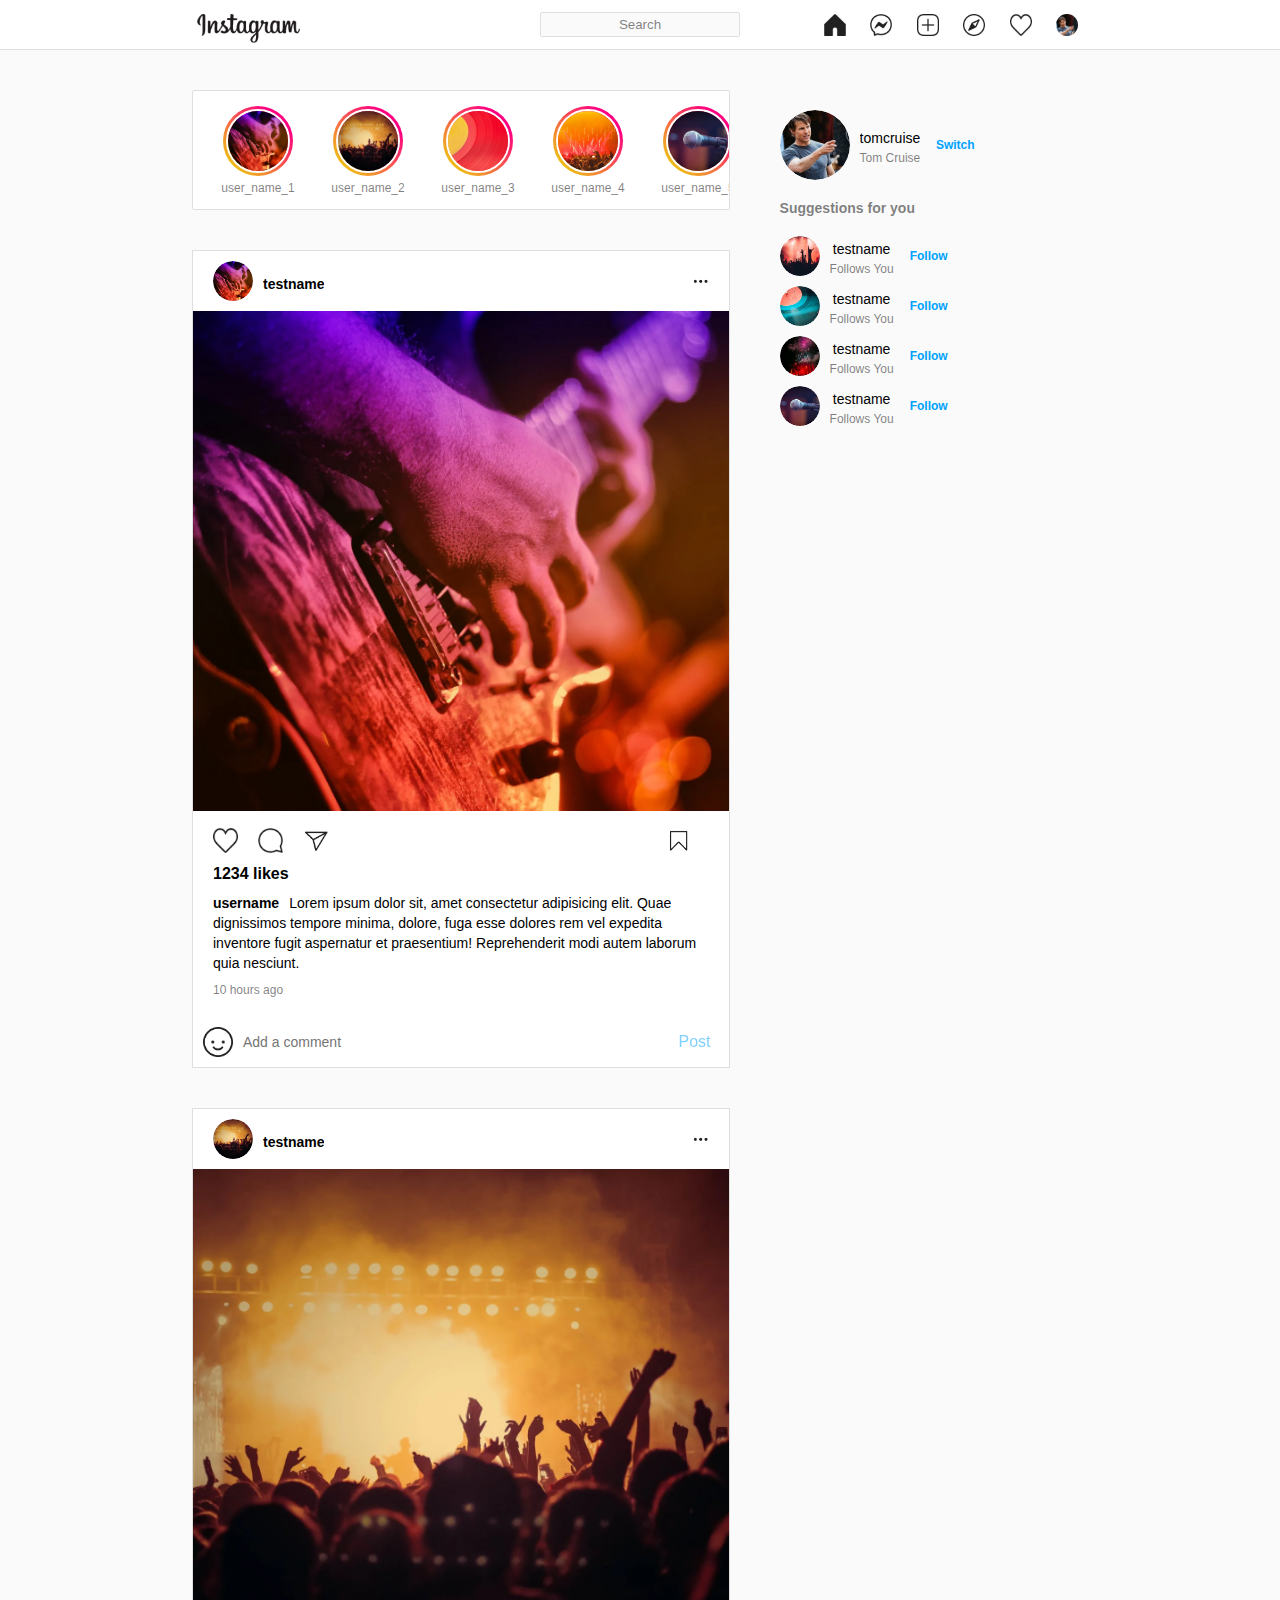
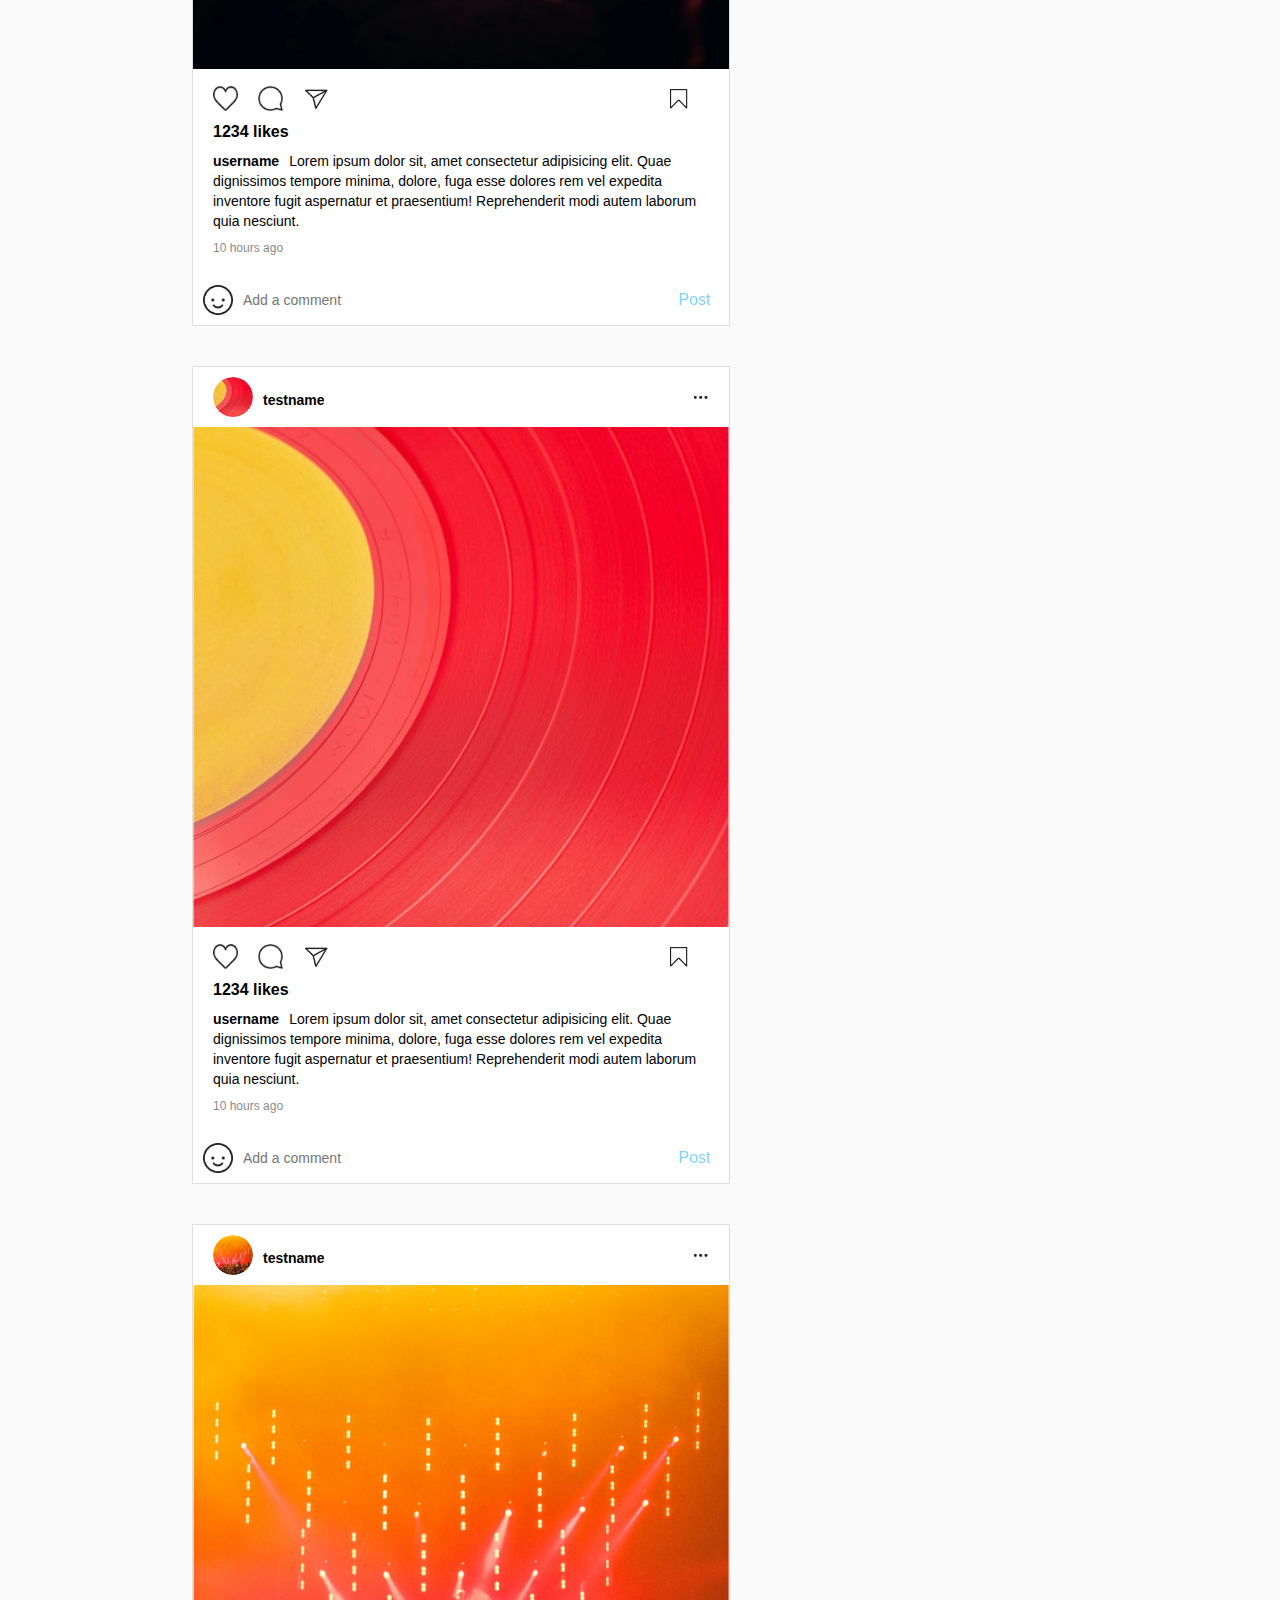
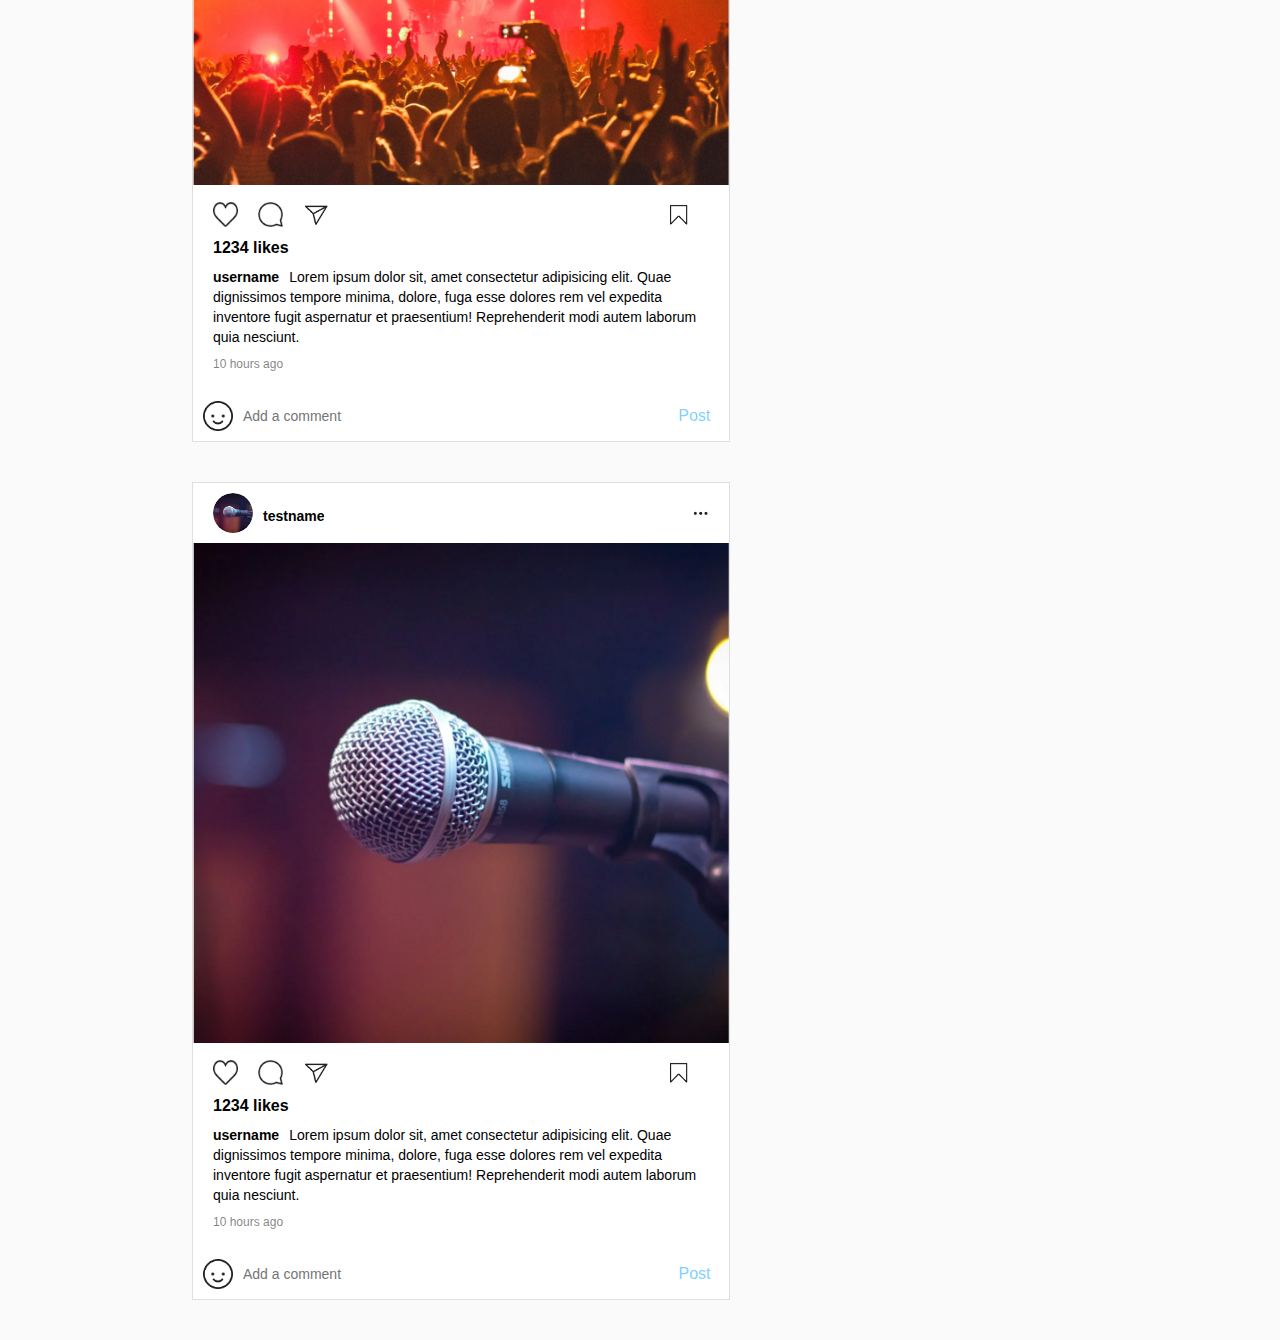
<file: index.html>
<!DOCTYPE html>
<html lang="en">

<head>
    <meta charset="UTF-8">
    <meta http-equiv="X-UA-Compatible" content="IE=edge">
    <meta name="viewport" content="width=device-width, initial-scale=1.0">
    <link rel="stylesheet" href="style.css">
    <link rel="shortcut icon" href="assets/images/ig-favicon.png" type="image/x-icon">
    <title>Instagram</title>
</head>

<body>
    <nav class="navbar">
        <div class="nav-wrapper">
            <img src="assets/images/logo.PNG" alt="" class="brand-img">
            <input type="text" class="search-box" placeholder="Search">
            <div class="nav-items">
                <img src="assets/images/home.PNG" alt="" class="icon">
                <img src="assets/images/messenger.PNG" alt="" class="icon">
                <img src="assets/images/add.PNG" alt="" class="icon">
                <img src="assets/images/explore.PNG" alt="" class="icon">
                <img src="assets/images/like.PNG" alt="" class="icon">
                <div class="icon user-profile" onclick="menuToggle();">
                    <div class="menu">
                        <ul>
                            <li>Profile</li>
                            <li>Logout</li>
                        </ul>
                    </div>
                </div>
            </div>
        </div>
    </nav>

    <section class="main">
        <div class="wrapper">
            <div class="left-col">
                <div class="status-wrapper">
                    <div class="status-card">
                        <div class="profile-pic"><img src="assets/images/cover 1.png" alt=""></div>
                        <p class="username">user_name_1</p>
                    </div>
                    <div class="status-card">
                        <div class="profile-pic"><img src="assets/images/cover 2.png" alt=""></div>
                        <p class="username">user_name_2</p>
                    </div>
                    <div class="status-card">
                        <div class="profile-pic"><img src="assets/images/cover 3.png" alt=""></div>
                        <p class="username">user_name_3</p>
                    </div>
                    <div class="status-card">
                        <div class="profile-pic"><img src="assets/images/cover 4.png" alt=""></div>
                        <p class="username">user_name_4</p>
                    </div>
                    <div class="status-card">
                        <div class="profile-pic"><img src="assets/images/cover 5.png" alt=""></div>
                        <p class="username">user_name_5</p>
                    </div>
                </div>

                <div class="post">
                    <div class="info">
                        <div class="user">
                            <div class="profile-pic"><img src="assets/images/cover 1.png" alt=""></div>
                            <p class="username">testname</p>
                        </div>
                        <img src="assets/images/option.PNG" alt="" class="options">
                    </div>
                    <img src="assets/images/cover 1.png" alt="" class="post-image">
                    <div class="post-content">
                        <div class="reaction-wrapper">
                            <img src="assets/images/like.PNG" alt="" class="icon">
                            <img src="assets/images/comment.PNG" alt="" class="icon">
                            <img src="assets/images/send.PNG" alt="" class="icon">
                            <img src="assets/images/save.PNG" alt="" class="save icon">

                        </div>
                        <p class="likes">1234 likes</p>
                        <p class="description"><span>username</span>Lorem ipsum dolor sit, amet consectetur adipisicing
                            elit. Quae dignissimos tempore minima, dolore, fuga esse dolores rem vel expedita inventore
                            fugit aspernatur et praesentium! Reprehenderit modi autem laborum quia nesciunt.
                        </p>
                        <p class="post-time">10 hours ago</p>
                    </div>
                    <div class="comment-wrapper">
                        <img src="assets/images/smile.PNG" alt="" class="icon">
                        <input type="text" class="comment-box" placeholder="Add a comment">
                        <button class="comment-btn">post</button>
                    </div>
                </div>
                <div class="post">
                    <div class="info">
                        <div class="user">
                            <div class="profile-pic"><img src="assets/images/cover 2.png" alt=""></div>
                            <p class="username">testname</p>
                        </div>
                        <img src="assets/images/option.PNG" alt="" class="options">
                    </div>
                    <img src="assets/images/cover 2.png" alt="" class="post-image">
                    <div class="post-content">
                        <div class="reaction-wrapper">
                            <img src="assets/images/like.PNG" alt="" class="icon">
                            <img src="assets/images/comment.PNG" alt="" class="icon">
                            <img src="assets/images/send.PNG" alt="" class="icon">
                            <img src="assets/images/save.PNG" alt="" class="save icon">

                        </div>
                        <p class="likes">1234 likes</p>
                        <p class="description"><span>username</span>Lorem ipsum dolor sit, amet consectetur adipisicing
                            elit. Quae dignissimos tempore minima, dolore, fuga esse dolores rem vel expedita inventore
                            fugit aspernatur et praesentium! Reprehenderit modi autem laborum quia nesciunt.
                        </p>
                        <p class="post-time">10 hours ago</p>
                    </div>
                    <div class="comment-wrapper">
                        <img src="assets/images/smile.PNG" alt="" class="icon">
                        <input type="text" class="comment-box" placeholder="Add a comment">
                        <button class="comment-btn">post</button>
                    </div>
                </div>
                <div class="post">
                    <div class="info">
                        <div class="user">
                            <div class="profile-pic"><img src="assets/images/cover 3.png" alt=""></div>
                            <p class="username">testname</p>
                        </div>
                        <img src="assets/images/option.PNG" alt="" class="options">
                    </div>
                    <img src="assets/images/cover 3.png" alt="" class="post-image">
                    <div class="post-content">
                        <div class="reaction-wrapper">
                            <img src="assets/images/like.PNG" alt="" class="icon">
                            <img src="assets/images/comment.PNG" alt="" class="icon">
                            <img src="assets/images/send.PNG" alt="" class="icon">
                            <img src="assets/images/save.PNG" alt="" class="save icon">

                        </div>
                        <p class="likes">1234 likes</p>
                        <p class="description"><span>username</span>Lorem ipsum dolor sit, amet consectetur adipisicing
                            elit. Quae dignissimos tempore minima, dolore, fuga esse dolores rem vel expedita inventore
                            fugit aspernatur et praesentium! Reprehenderit modi autem laborum quia nesciunt.
                        </p>
                        <p class="post-time">10 hours ago</p>
                    </div>
                    <div class="comment-wrapper">
                        <img src="assets/images/smile.PNG" alt="" class="icon">
                        <input type="text" class="comment-box" placeholder="Add a comment">
                        <button class="comment-btn">post</button>
                    </div>
                </div>
                <div class="post">
                    <div class="info">
                        <div class="user">
                            <div class="profile-pic"><img src="assets/images/cover 4.png" alt=""></div>
                            <p class="username">testname</p>
                        </div>
                        <img src="assets/images/option.PNG" alt="" class="options">
                    </div>
                    <img src="assets/images/cover 4.png" alt="" class="post-image">
                    <div class="post-content">
                        <div class="reaction-wrapper">
                            <img src="assets/images/like.PNG" alt="" class="icon">
                            <img src="assets/images/comment.PNG" alt="" class="icon">
                            <img src="assets/images/send.PNG" alt="" class="icon">
                            <img src="assets/images/save.PNG" alt="" class="save icon">

                        </div>
                        <p class="likes">1234 likes</p>
                        <p class="description"><span>username</span>Lorem ipsum dolor sit, amet consectetur adipisicing
                            elit. Quae dignissimos tempore minima, dolore, fuga esse dolores rem vel expedita inventore
                            fugit aspernatur et praesentium! Reprehenderit modi autem laborum quia nesciunt.
                        </p>
                        <p class="post-time">10 hours ago</p>
                    </div>
                    <div class="comment-wrapper">
                        <img src="assets/images/smile.PNG" alt="" class="icon">
                        <input type="text" class="comment-box" placeholder="Add a comment">
                        <button class="comment-btn">post</button>
                    </div>
                </div>
                <div class="post">
                    <div class="info">
                        <div class="user">
                            <div class="profile-pic"><img src="assets/images/cover 5.png" alt=""></div>
                            <p class="username">testname</p>
                        </div>
                        <img src="assets/images/option.PNG" alt="" class="options">
                    </div>
                    <img src="assets/images/cover 5.png" alt="" class="post-image">
                    <div class="post-content">
                        <div class="reaction-wrapper">
                            <img src="assets/images/like.PNG" alt="" class="icon">
                            <img src="assets/images/comment.PNG" alt="" class="icon">
                            <img src="assets/images/send.PNG" alt="" class="icon">
                            <img src="assets/images/save.PNG" alt="" class="save icon">

                        </div>
                        <p class="likes">1234 likes</p>
                        <p class="description"><span>username</span>Lorem ipsum dolor sit, amet consectetur adipisicing
                            elit. Quae dignissimos tempore minima, dolore, fuga esse dolores rem vel expedita inventore
                            fugit aspernatur et praesentium! Reprehenderit modi autem laborum quia nesciunt.
                        </p>
                        <p class="post-time">10 hours ago</p>
                    </div>
                    <div class="comment-wrapper">
                        <img src="assets/images/smile.PNG" alt="" class="icon">
                        <input type="text" class="comment-box" placeholder="Add a comment">
                        <button class="comment-btn">post</button>
                    </div>
                </div>

            </div>
            <div class="right-col">
                <div class="profile-card">
                    <div class="profile-pic">
                        <img src="assets/images/profile-pic.jpg" alt="">
                    </div>
                    <div>
                        <p class="username">tomcruise</p>
                        <p class="sub-text">Tom Cruise</p>
                    </div>
                    <button class="action-btn">switch</button>
                </div>
                <p class="suggestion-text">Suggestions for you</p>
                <!-- Other Recommendation to Follow -->
                <div class="profile-card">
                    <div class="profile-pic">
                        <img src="assets/images/cover 10.png" alt="">
                    </div>
                    <div>
                        <p class="username">testname</p>
                        <p class="sub-text">Follows You</p>
                    </div>
                    <button class="action-btn">Follow</button>
                </div>
                <div class="profile-card">
                    <div class="profile-pic">
                        <img src="assets/images/cover 9.png" alt="">
                    </div>
                    <div>
                        <p class="username">testname</p>
                        <p class="sub-text">Follows You</p>
                    </div>
                    <button class="action-btn">Follow</button>
                </div>
                <div class="profile-card">
                    <div class="profile-pic">
                        <img src="assets/images/cover 12.png" alt="">
                    </div>
                    <div>
                        <p class="username">testname</p>
                        <p class="sub-text">Follows You</p>
                    </div>
                    <button class="action-btn">Follow</button>
                </div>
                <div class="profile-card">
                    <div class="profile-pic">
                        <img src="assets/images/cover 5.png" alt="">
                    </div>
                    <div>
                        <p class="username">testname</p>
                        <p class="sub-text">Follows You</p>
                    </div>
                    <button class="action-btn">Follow</button>
                </div>

            </div>
        </div>
    </section>

    <script src="script.js"></script>
</body>

</html>
</file>
<file: style.css>
*{
    margin: 0;
    padding: 0;
    box-sizing: border-box;
}

*:focus{
    outline: none;
}

body{
    width: 100%;
    background: #fafafa;
    position: relative;
    font-family: 'roboto', sans-serif;
}

.navbar{
    position: fixed;
    top:0;
    left: 0;
    width: 100%;
    height: 50px;
    background: #fff;
    border-bottom: 1px solid #dfdfdf;
    display: flex;
    justify-content: center;
    padding: 5px 0;
}

.nav-wrapper{
    width: 70%;
    max-width: 1000px;
    height: 100%;
    display: flex;
    justify-content: space-between;
    align-items: center;
}

.brand-img{
    height: 100%;
    margin-top: 5px;
}

.search-box{
    position: absolute;
    left: 50%;
    transform: translateX(-50%);
    width: 200px;
    height: 25px;
    background: #fafafa;
    border: 1px solid #dfdfdf;
    border-radius: 2px;
    color: rgba(0, 0, 0, 0.5);
    text-align: center;
    text-transform: capitalize;
}

.search-box::placeholder{
    color: rgba(0, 0, 0, 0.5);
}

.nav-items{
    height: 22px;
    position: relative;
}

.icon{
    height: 100%;
    cursor: pointer;
    margin: 0 10px;
    display: inline-block;
}

.user-profile{
    width: 22px;
    border-radius: 50%;
    background-image: url(assets/images/profile-pic.jpg);
    background-size: cover;
}

.main{
    width: 100%;
    padding: 40px 0;
    display: flex;
    justify-content: center;
    margin-top: 50px;
}

.wrapper{
    width:70%;
    max-width: 1000px;
    display: grid;
    grid-template-columns: 60% 40%;
    grid-gap:30px;
}

.left-col{
    display: flex;
    flex-direction: column;
}

.status-wrapper{
    width: 100%;
    height: 120px;
    background: #fff;
    border: 1px solid #dfdfdf;
    border-radius: 2px;
    padding: 10px;
    padding-right: 0;
    display: flex;
    align-items: center;
    overflow: hidden;
    overflow-x: auto;
}
/* To hide the scroll bar but still have a scrolling effect. */
.status-wrapper::-webkit-scrollbar{
    display: none;
}

.status-card{
    flex: 0 0 auto;
    width: 80px;
    max-width: 80px;
    display: flex;
    flex-direction: column;
    align-items: center;
    margin: 15px;
}

.profile-pic{
    width: 70px;
    height: 70px;
    border-radius: 50%;
    overflow: hidden;
    padding: 3px;
    background: linear-gradient(45deg, rgb(235,230,0),rgb(255,0,128) 80%);
}

.profile-pic img{
    width: 100%;
    height: 100%;
    object-fit: cover;
    border-radius: 50%;
    border: 2px solid #fff;
}

.username{
    width: 100%;
    overflow: hidden;
    text-align: center;
    font-size: 12px;
    margin-top: 5px;
    color: rgba(0, 0, 0, 0.5);
}

.post{
    width: 100%;
    height: auto;
    background: #fff;
    border: 1px solid #dfdfdf;
    margin-top: 40px;
}

.info{
    width: 100%;
    height: 60px;
    display: flex;
    justify-content: space-between;
    align-items: center;
    padding: 0 20px;
}

.info .username{
    width: auto;
    font-weight: bold;
    color: #000;
    font-size: 14px;
    margin-left: 10px;
}

.info .options{
    height: 10px;
    cursor: pointer;
}

.info .user{
    display: flex;
    align-items: center;
}

.info .profile-pic{
    height: 40px;
    width: 40px;
    padding: 0;
    background: none;
}

.info .profile-pic img{
    border: none;
}

.post-image{
    width: 100%;
    height: 500px;
    object-fit: cover;
}

.post-content{
    width: 100%;
    padding: 20px;
}

.likes{
    font-weight: bold;
}

.description{
    margin: 10px 0;
    font-size: 14px;
    line-height: 20px;
}

.description span{
    font-weight: bold;
    margin-right: 10px;
}

.post-time{
    color: rgba(0, 0, 0, 0.5);
    font-size: 12px;
}

.comment-wrapper{
    width: 100%;
    height: 50px;
    border-radius: 1px solid #dfdfdf;
    display: flex;
    justify-content: space-between;
    align-items: center;
}

.comment-wrapper .icon{
    height: 30px;
}

.comment-box{
    width: 80%;
    height: 100%;
    border: none;
    outline: none;
    font-size: 14px;
}

.comment-btn,
.action-btn{
    width: 70px;
    height: 100%;
    background: none;
    border: none;
    outline: none;
    text-transform: capitalize;
    font-size: 16px;
    color: rgb(0,162,255);
    opacity: 0.5;
} 

.reaction-wrapper{
    width: 100%;
    height: 50px;
    display: flex;
    margin-top: -20px;
    align-items: center;
}

.reaction-wrapper .icon{
    height: 25px;
    margin: 0;
    margin-right: 20px;
}

.reaction-wrapper .icon.save{
    margin-left: auto;
}

.right-col{
    padding: 20px;
}

.profile-card{
    width: fit-content;
    display: flex;
    justify-content: center;
    align-items: center;
    margin-bottom: 10px;
}

.profile-card .profile-pic{
    flex: 0 0 auto;
    padding: 0;
    background: none;
    width: 40px;
    height: 40px;
    margin-right: 10px;
}

.profile-card:first-child .profile-pic{
    width: 70px;
    height: 70px;
}

.profile-card .profile-pic img{
    border: none;
}

.profile-card .username{
    font-weight: 500;
    font-size: 14px;
    color: #000;
}

.sub-text{
    color: rgba(0, 0, 0, 0.5);
    font-size: 12px;
    font-weight: 500;
    margin-top: 5px;
}

.action-btn{
    opacity: 1;
    font-weight: 700;
    font-size: 12px;
}

.suggestion-text{
    font-size: 14px;
    color: rgba(0, 0, 0, 0.5);
    font-weight: 700;
    margin: 20px 0;   
}

@media(max-width: 1100px){
    .right-col, .search-box{
        display: none;
    }
    .nav-wrapper,
    .wrapper{
        width: 90%;
    }
    .wrapper{
        display: block;
    }
}

@media(max-width: 500px){
    .nav-items .icon{
        margin: 0 5px;
    }
    .post-image{
        height: 300px;
    }
}

/* New CSS */
.user-profile .menu{
    position: absolute;
    top: 120px;
    right: -10px;
    padding: 10px 20px;
    background: #fff;
    width: 200px;
    box-sizing: 0 5px 25px rgba(0,0,0,0.1);
    border-radius: 15px;
    transition: 0.5s;
    visibility: hidden;
    opacity: 0;
}

.user-profile .menu.active{
    top: 80px;
    visibility: visible;
    opacity: 1;
}

.user-profile .menu::before{
    content: '';
    position: absolute;
    top: -5px;
    right: 28px;
    width: 20px;
    height: 20px;
    background: #fff;
}

.user-profile .menu ul li{
    list-style: none;
    padding: 10px 0;
    border-top: 1px solid rgba(0,0,0,0.05);
    display: flex;
    align-items: center;
}

.user-profile .menu ul li:hover{
    opacity: 1;
}
</file>
